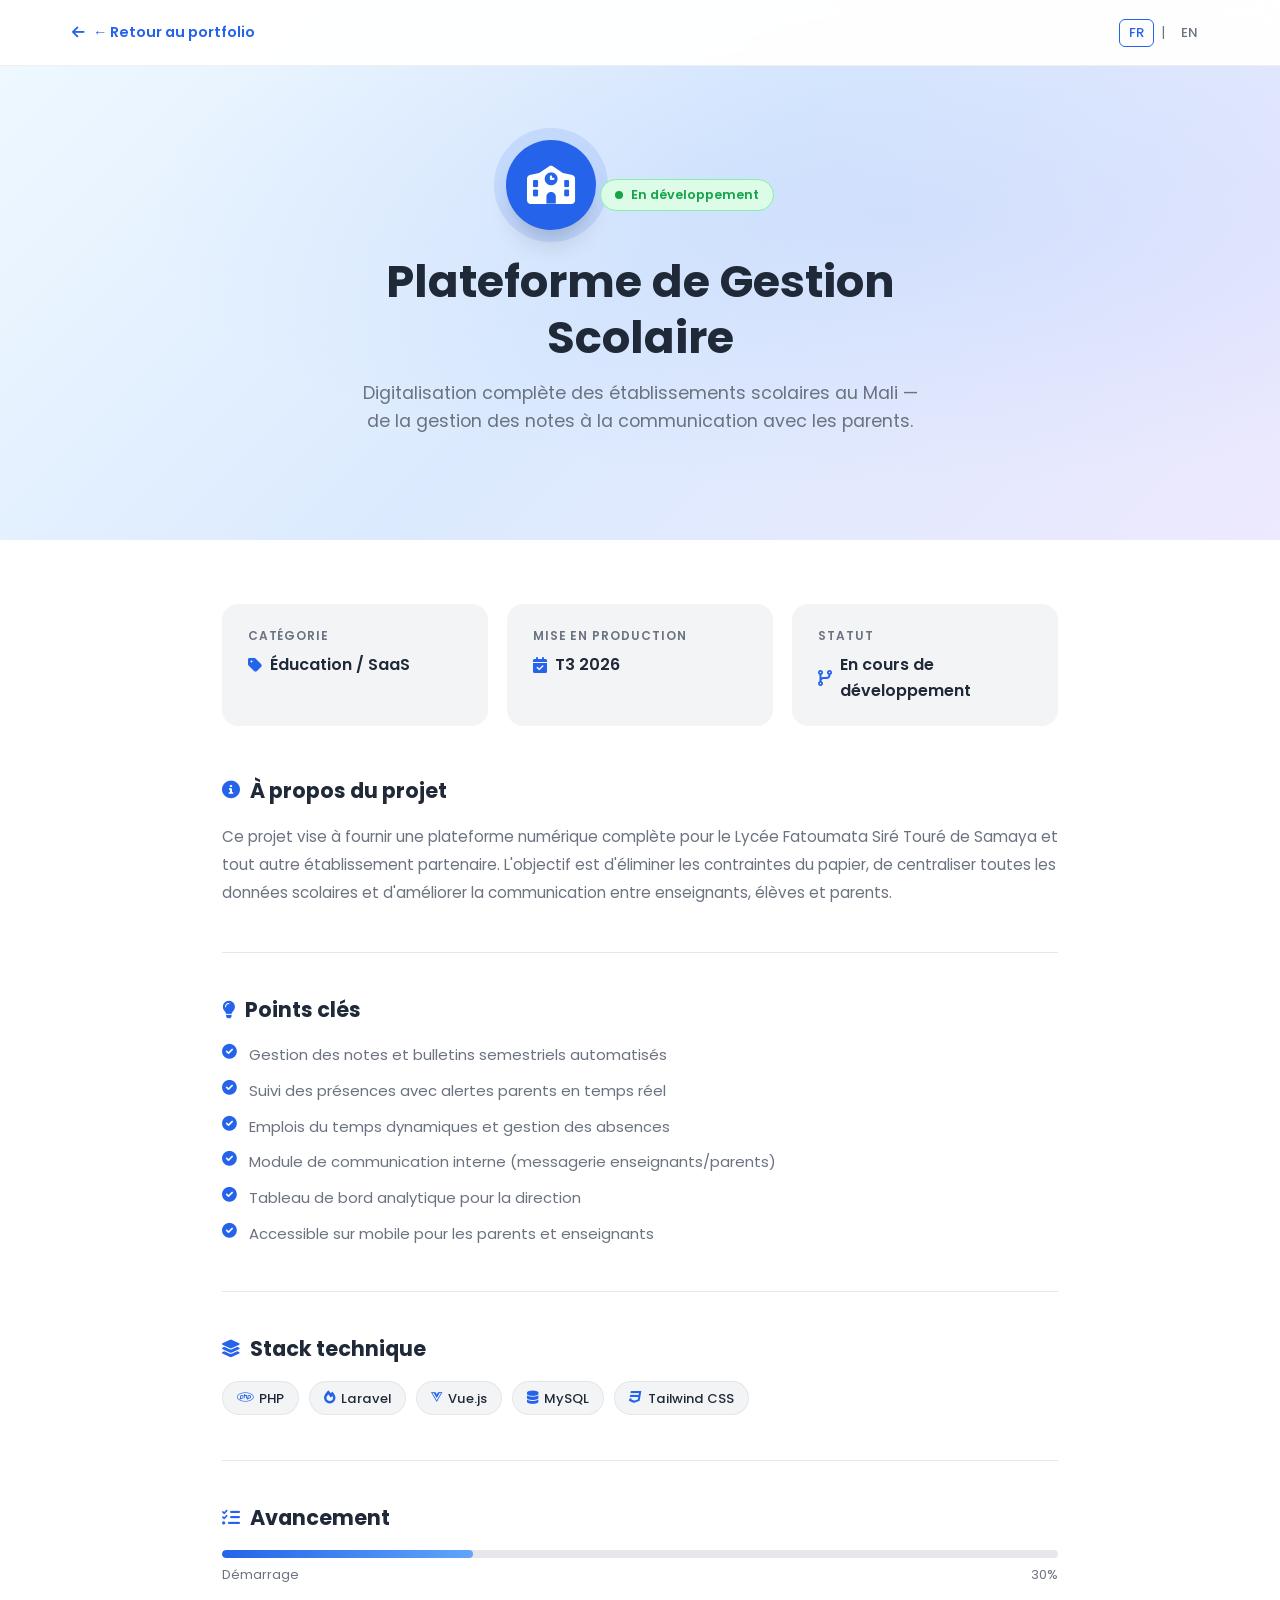
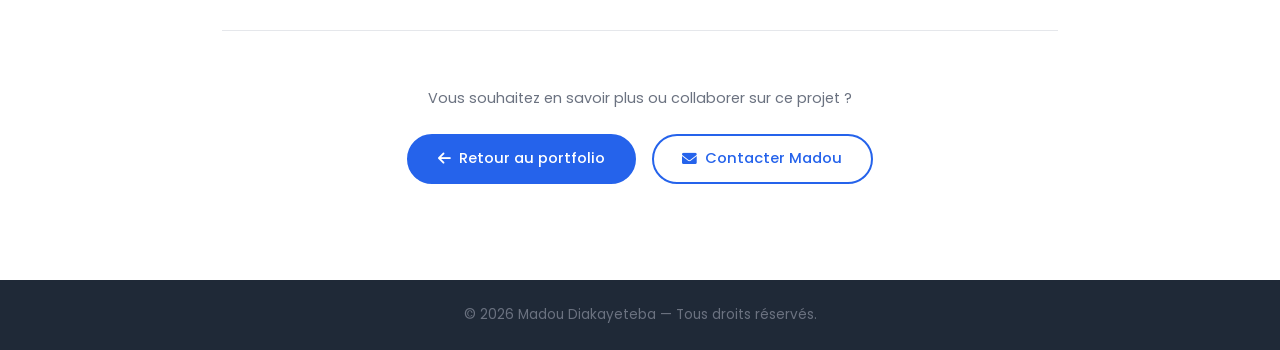
<file: coming-soon.html>
<!DOCTYPE html>
<html lang="fr">
<head>
  <meta charset="UTF-8" />
  <meta name="viewport" content="width=device-width, initial-scale=1.0" />
  <title>Projet en développement — Madou Diakayeteba</title>
  <link rel="preconnect" href="https://fonts.googleapis.com" />
  <link rel="preconnect" href="https://fonts.gstatic.com" crossorigin />
  <link href="https://fonts.googleapis.com/css2?family=Poppins:wght@300;400;500;600;700&display=swap" rel="stylesheet" />
  <link rel="stylesheet" href="https://cdnjs.cloudflare.com/ajax/libs/font-awesome/6.0.0/css/all.min.css" />
  <style>
    :root {
      --primary:   #2563eb;
      --secondary: #1e40af;
      --text:      #1f2937;
      --light:     #6b7280;
      --bg:        #ffffff;
      --section:   #f3f4f6;
      --radius:    1rem;
      --shadow:    0 4px 6px -1px rgba(0,0,0,.1), 0 2px 4px -1px rgba(0,0,0,.06);
      --shadow-lg: 0 20px 25px -5px rgba(0,0,0,.12), 0 10px 10px -5px rgba(0,0,0,.06);
    }
    *, *::before, *::after { margin:0; padding:0; box-sizing:border-box; }
    html { scroll-behavior: smooth; }
    body { font-family:'Poppins',sans-serif; color:var(--text); background:var(--bg); line-height:1.6; }
    a { text-decoration:none; }
    img { display:block; max-width:100%; }

    /* ── NAV ── */
    .navbar {
      position:fixed; top:0; left:0; right:0; height:66px;
      background:rgba(255,255,255,.96); backdrop-filter:blur(10px);
      border-bottom:1px solid rgba(0,0,0,.06); z-index:100;
      display:flex; align-items:center;
    }
    .nav-inner {
      max-width:1200px; margin:0 auto; padding:0 2rem; width:100%;
      display:flex; align-items:center; justify-content:space-between;
    }
    .back-btn {
      display:inline-flex; align-items:center; gap:.5rem;
      color:var(--primary); font-weight:600; font-size:.9rem;
      transition:gap .2s;
    }
    .back-btn:hover { gap:.8rem; }
    .lang-sw { display:flex; align-items:center; gap:.4rem; }
    .lang-sw span { color:var(--light); font-size:.85rem; }
    .lbtn {
      background:none; border:1.5px solid transparent; padding:3px 9px;
      border-radius:6px; cursor:pointer; font-size:.82rem; font-weight:500;
      color:var(--light); font-family:'Poppins',sans-serif; transition:all .2s;
    }
    .lbtn:hover { background:var(--section); color:var(--text); }
    .lbtn.active { border-color:var(--primary); color:var(--primary); }

    /* ── HERO ── */
    .hero {
      min-height:60vh;
      background:linear-gradient(135deg,#f0f9ff 0%,#dbeafe 50%,#ede9fe 100%);
      display:flex; align-items:center; justify-content:center;
      padding:100px 2rem 4rem; text-align:center; position:relative; overflow:hidden;
    }
    .hero::before {
      content:'';
      position:absolute; inset:0;
      background:radial-gradient(ellipse at 70% 40%, rgba(37,99,235,.08) 0%, transparent 60%);
    }
    .hero-body { position:relative; z-index:1; max-width:700px; }
    .project-icon-wrap {
      width:90px; height:90px; border-radius:50%;
      background:var(--primary); color:#fff;
      display:inline-flex; align-items:center; justify-content:center;
      font-size:2.4rem; margin-bottom:1.5rem;
      box-shadow:0 0 0 12px rgba(37,99,235,.12), var(--shadow-lg);
    }
    .status-badge {
      display:inline-flex; align-items:center; gap:.45rem;
      background:#dcfce7; color:#16a34a;
      padding:.3rem .9rem; border-radius:50px;
      font-size:.8rem; font-weight:600; margin-bottom:1.2rem;
      border:1px solid #86efac;
    }
    .status-badge span.dot {
      width:8px; height:8px; border-radius:50%; background:#16a34a;
      animation:pulse 1.4s ease-in-out infinite;
    }
    @keyframes pulse {
      0%,100%{ opacity:1; transform:scale(1); }
      50%    { opacity:.5; transform:scale(1.3); }
    }
    .hero h1 {
      font-size:clamp(1.7rem,4vw,2.8rem); font-weight:700;
      color:var(--text); margin-bottom:.8rem; line-height:1.25;
    }
    .hero p.tagline {
      font-size:clamp(.95rem,2vw,1.1rem); color:var(--light);
      max-width:560px; margin:0 auto;
    }

    /* ── MAIN CONTENT ── */
    .content { max-width:900px; margin:0 auto; padding:4rem 2rem 6rem; }

    /* info cards row */
    .info-grid {
      display:grid; grid-template-columns:repeat(auto-fit,minmax(220px,1fr));
      gap:1.2rem; margin-bottom:3rem;
    }
    .info-card {
      background:var(--section); border-radius:var(--radius);
      padding:1.4rem 1.6rem; display:flex; flex-direction:column; gap:.4rem;
    }
    .info-card .ic-label {
      font-size:.75rem; font-weight:600; text-transform:uppercase;
      letter-spacing:.08em; color:var(--light);
    }
    .info-card .ic-value {
      font-size:1rem; font-weight:600; color:var(--text);
      display:flex; align-items:center; gap:.5rem;
    }
    .info-card .ic-value i { color:var(--primary); font-size:1rem; }

    /* section blocks */
    .block { margin-bottom:2.8rem; }
    .block h2 {
      font-size:1.3rem; font-weight:700; color:var(--text);
      margin-bottom:1rem; display:flex; align-items:center; gap:.6rem;
    }
    .block h2 i { color:var(--primary); font-size:1.1rem; }
    .block p { color:var(--light); font-size:.95rem; line-height:1.85; }

    /* features list */
    .features { list-style:none; display:flex; flex-direction:column; gap:.65rem; }
    .features li {
      display:flex; align-items:flex-start; gap:.75rem;
      color:var(--light); font-size:.93rem; line-height:1.7;
    }
    .features li i {
      color:var(--primary); margin-top:.2rem; flex-shrink:0;
    }

    /* tech stack */
    .tech-stack { display:flex; flex-wrap:wrap; gap:.6rem; }
    .tech-badge {
      display:inline-flex; align-items:center; gap:.35rem;
      background:var(--section); color:var(--text);
      padding:.35rem .9rem; border-radius:50px;
      font-size:.82rem; font-weight:500;
      border:1px solid rgba(0,0,0,.06);
    }
    .tech-badge i { color:var(--primary); }

    /* progress */
    .progress-wrap { margin-top:.8rem; }
    .progress-bar-bg {
      height:8px; background:#e5e7eb; border-radius:50px; overflow:hidden;
    }
    .progress-bar {
      height:100%; background:linear-gradient(90deg,var(--primary),#60a5fa);
      border-radius:50px; transition:width 1.2s ease;
    }
    .progress-label {
      display:flex; justify-content:space-between;
      font-size:.8rem; color:var(--light); margin-top:.4rem;
    }

    /* divider */
    .divider { border:none; border-top:1px solid #e5e7eb; margin:2.5rem 0; }

    /* CTA */
    .cta-section { text-align:center; padding-top:1rem; }
    .cta-section p { color:var(--light); font-size:.9rem; margin-bottom:1.5rem; }
    .btn {
      display:inline-flex; align-items:center; gap:.5rem;
      padding:.7rem 1.8rem; border-radius:50px;
      font-family:'Poppins',sans-serif; font-size:.92rem; font-weight:500;
      cursor:pointer; border:2px solid transparent; transition:all .25s;
    }
    .btn-primary { background:var(--primary); color:#fff; border-color:var(--primary); }
    .btn-primary:hover {
      background:var(--secondary); border-color:var(--secondary);
      transform:translateY(-2px); box-shadow:0 8px 20px rgba(37,99,235,.35);
    }
    .btn-outline { background:transparent; color:var(--primary); border-color:var(--primary); }
    .btn-outline:hover {
      background:var(--primary); color:#fff;
      transform:translateY(-2px);
    }
    .cta-btns { display:flex; gap:1rem; justify-content:center; flex-wrap:wrap; }

    /* footer */
    .footer {
      background:var(--text); color:var(--light);
      text-align:center; padding:1.5rem 2rem; font-size:.85rem;
    }

    /* responsive */
    @media(max-width:600px){
      .content{ padding:3rem 1.2rem 4rem; }
      .info-grid{ grid-template-columns:1fr 1fr; }
    }
  </style>
</head>
<body>

  <!-- NAV -->
  <nav class="navbar">
    <div class="nav-inner">
      <a href="index.html" class="back-btn" id="backBtn">
        <i class="fas fa-arrow-left"></i>
        <span id="backLabel"></span>
      </a>
      <div class="lang-sw">
        <button class="lbtn" data-lang="fr" onclick="setLang('fr')">FR</button>
        <span>|</span>
        <button class="lbtn" data-lang="en" onclick="setLang('en')">EN</button>
      </div>
    </div>
  </nav>

  <!-- HERO -->
  <section class="hero">
    <div class="hero-body">
      <div class="project-icon-wrap" id="heroIcon">
        <i id="heroIconEl" class="fas fa-code"></i>
      </div>
      <div class="status-badge">
        <span class="dot"></span>
        <span id="statusText"></span>
      </div>
      <h1 id="heroTitle">—</h1>
      <p class="tagline" id="heroTagline"></p>
    </div>
  </section>

  <!-- CONTENT -->
  <main class="content">

    <!-- Info cards -->
    <div class="info-grid" id="infoGrid">
      <div class="info-card">
        <span class="ic-label" id="lbl_category"></span>
        <span class="ic-value"><i class="fas fa-tag"></i><span id="val_category"></span></span>
      </div>
      <div class="info-card">
        <span class="ic-label" id="lbl_deploy"></span>
        <span class="ic-value"><i class="fas fa-calendar-check"></i><span id="val_deploy"></span></span>
      </div>
      <div class="info-card">
        <span class="ic-label" id="lbl_status"></span>
        <span class="ic-value"><i class="fas fa-code-branch"></i><span id="val_status"></span></span>
      </div>
    </div>

    <!-- Description -->
    <div class="block">
      <h2><i class="fas fa-info-circle"></i><span id="sec_about"></span></h2>
      <p id="desc"></p>
    </div>

    <hr class="divider" />

    <!-- Importance -->
    <div class="block">
      <h2><i class="fas fa-lightbulb"></i><span id="sec_importance"></span></h2>
      <ul class="features" id="featuresList"></ul>
    </div>

    <hr class="divider" />

    <!-- Tech stack -->
    <div class="block">
      <h2><i class="fas fa-layer-group"></i><span id="sec_tech"></span></h2>
      <div class="tech-stack" id="techStack"></div>
    </div>

    <hr class="divider" />

    <!-- Progress -->
    <div class="block">
      <h2><i class="fas fa-tasks"></i><span id="sec_progress"></span></h2>
      <div class="progress-wrap">
        <div class="progress-bar-bg">
          <div class="progress-bar" id="progressBar" style="width:0%"></div>
        </div>
        <div class="progress-label">
          <span id="progressStart"></span>
          <span id="progressPct"></span>
        </div>
      </div>
    </div>

    <hr class="divider" />

    <!-- CTA -->
    <div class="cta-section">
      <p id="ctaText"></p>
      <div class="cta-btns">
        <a href="index.html" class="btn btn-primary">
          <i class="fas fa-arrow-left"></i>
          <span id="ctaBack"></span>
        </a>
        <a href="mailto:madoudiakayeteba@gmail.com" class="btn btn-outline">
          <i class="fas fa-envelope"></i>
          <span id="ctaContact"></span>
        </a>
      </div>
    </div>

  </main>

  <footer class="footer">
    <span id="footerText"></span>
  </footer>

  <script>
  /* ═══════════════════════════════════════════════════════
     Project data (14 projects)
  ═══════════════════════════════════════════════════════ */
  const projects = {
    1: {
      icon: 'fas fa-school',
      category: { fr:'Éducation / SaaS', en:'Education / SaaS' },
      deploy:   { fr:'T3 2026', en:'Q3 2026' },
      progress: 30,
      title:    { fr:'Plateforme de Gestion Scolaire', en:'School Management Platform' },
      tagline:  {
        fr: 'Digitalisation complète des établissements scolaires au Mali — de la gestion des notes à la communication avec les parents.',
        en: 'Complete digitalization of schools in Mali — from grade management to parent communication.'
      },
      desc: {
        fr: "Ce projet vise à fournir une plateforme numérique complète pour le Lycée Fatoumata Siré Touré de Samaya et tout autre établissement partenaire. L'objectif est d'éliminer les contraintes du papier, de centraliser toutes les données scolaires et d'améliorer la communication entre enseignants, élèves et parents.",
        en: "This project aims to provide a complete digital platform for Lycée Fatoumata Siré Touré de Samaya and any partner institution. The goal is to eliminate paper constraints, centralize all school data, and improve communication between teachers, students, and parents."
      },
      features: {
        fr:[
          "Gestion des notes et bulletins semestriels automatisés",
          "Suivi des présences avec alertes parents en temps réel",
          "Emplois du temps dynamiques et gestion des absences",
          "Module de communication interne (messagerie enseignants/parents)",
          "Tableau de bord analytique pour la direction",
          "Accessible sur mobile pour les parents et enseignants"
        ],
        en:[
          "Grade management and automated semester report cards",
          "Attendance tracking with real-time parent alerts",
          "Dynamic timetables and absence management",
          "Internal communication module (teacher/parent messaging)",
          "Analytics dashboard for school administration",
          "Mobile-accessible for parents and teachers"
        ]
      },
      stack: ['PHP','Laravel','Vue.js','MySQL','Tailwind CSS']
    },
    2: {
      icon: 'fas fa-shopping-cart',
      category: { fr:'E-commerce / SaaS', en:'E-commerce / SaaS' },
      deploy:   { fr:'T2 2026', en:'Q2 2026' },
      progress: 45,
      title:    { fr:'ALLSHOP — E-commerce SaaS', en:'ALLSHOP — E-commerce SaaS' },
      tagline:  {
        fr: "Plateforme SaaS multi-vendeurs pour permettre aux petites et moyennes entreprises d'avoir leur boutique en ligne.",
        en: "Multi-vendor SaaS platform enabling families and small businesses to launch their own online store."
      },
      desc: {
        fr: "ALLSHOP est une solution SaaS de commerce électronique pensée pour les  micro-entrepreneurs. Chaque vendeur dispose de sa propre boutique personnalisée, d'un tableau de bord de gestion des commandes, de stocks et de paiements. Le projet est né d'un besoin familial concret et s'adresse à toute personne souhaitant vendre en ligne sans compétence technique.",
        en: "ALLSHOP is a SaaS e-commerce solution designed for families and micro-entrepreneurs. Each seller gets their own customizable store with order, inventory, and payment management dashboards. Born from a concrete family need, it targets anyone wishing to sell online without technical knowledge."
      },
      features: {
        fr:[
          "Création de boutique en quelques minutes sans code",
          "Gestion des produits, stocks et commandes",
          "Intégration de paiements sécurisés (Orange Money, Wave, carte bancaire)",
          "Tableau de bord vendeur avec statistiques de ventes",
          "Système de livraison et suivi des colis",
          "Application mobile pour gérer sa boutique en déplacement"
        ],
        en:[
          "Store creation in minutes, no coding required",
          "Product, inventory, and order management",
          "Secure payment integration (Orange Money, Wave, bank card)",
          "Seller dashboard with sales analytics",
          "Delivery and parcel tracking system",
          "Mobile app to manage your store on the go"
        ]
      },
      stack: ['Vue.js','Node.js','Express','MySQL','Stripe API','Docker']
    },
    3: {
      icon: 'fas fa-building',
      category: { fr:'Immobilier / Mali', en:'Real Estate / Mali' },
      deploy:   { fr:'T4 2026', en:'Q4 2026' },
      progress: 20,
      title:    { fr:'ImmoBko — Gestion Immobilière', en:'ImmoBko — Real Estate Mali' },
      tagline:  {
        fr: "La première plateforme dédiée à la gestion et à la recherche immobilière au Mali.",
        en: "The first platform dedicated to real estate management and search in Mali."
      },
      desc: {
        fr: "ImmoBko est une plateforme immobilière conçue spécifiquement pour le contexte malien. Elle permet aux propriétaires de publier leurs biens, aux locataires de rechercher des logements et aux agences de gérer leur portefeuille. Une carte interactive de Bamako et des filtres avancés facilitent la recherche.",
        en: "ImmoBko is a real estate platform designed specifically for the Malian context. It allows owners to list properties, tenants to search for housing, and agencies to manage their portfolio. An interactive map of Bamako and advanced filters facilitate the search."
      },
      features: {
        fr:[
          "Annonces immobilières avec photos et visite virtuelle",
          "Carte interactive de Bamako par quartier",
          "Gestion locative : loyers, contrats, états des lieux",
          "Portail propriétaire et portail locataire séparés",
          "Système de messagerie sécurisée propriétaire/locataire",
          "Statistiques du marché immobilier local"
        ],
        en:[
          "Property listings with photos and virtual tour",
          "Interactive map of Bamako by neighborhood",
          "Rental management: rent, contracts, property inspections",
          "Separate owner and tenant portals",
          "Secure owner/tenant messaging system",
          "Local real estate market statistics"
        ]
      },
      stack: ['React','Django','Python','MySQL','Leaflet.js','REST API']
    },
    4: {
      icon: 'fas fa-laptop',
      category: { fr:'Site Vitrine', en:'Showcase Website' },
      deploy:   { fr:'T1 2026', en:'Q1 2026' },
      progress: 70,
      title:    { fr:'DS Service — Site Vitrine', en:'DS Service — Website' },
      tagline:  {
        fr: "Présence web professionnelle pour les services informatiques DS Service.",
        en: "Professional web presence for DS Service IT services."
      },
      desc: {
        fr: "DS Service est une entreprise de services informatiques proposant maintenance, installation réseau et formation. Ce site vitrine moderne met en valeur l'expertise de l'équipe, les services proposés, les réalisations passées et facilite la prise de contact avec les clients potentiels.",
        en: "DS Service is an IT services company offering maintenance, network installation, and training. This modern showcase website highlights the team's expertise, services offered, past achievements, and facilitates contact with potential clients."
      },
      features: {
        fr:[
          "Présentation des services : maintenance, réseau, formation",
          "Galerie des réalisations avec témoignages clients",
          "Formulaire de devis en ligne",
          "Section actualités et conseils informatiques",
          "Design moderne et responsive",
          "Optimisation SEO pour la visibilité locale"
        ],
        en:[
          "Service presentation: maintenance, network, training",
          "Portfolio gallery with client testimonials",
          "Online quote request form",
          "News section with IT tips",
          "Modern and responsive design",
          "SEO optimization for local visibility"
        ]
      },
      stack: ['HTML5','CSS3','JavaScript','Animate.css']
    },
    5: {
      icon: 'fas fa-plane',
      category: { fr:'Tourisme / Voyage', en:'Tourism / Travel' },
      deploy:   { fr:'T2 2026', en:'Q2 2026' },
      progress: 40,
      title:    { fr:'Sakina Voyage — Agence de Voyage', en:'Sakina Voyage — Travel Agency' },
      tagline:  {
        fr: "Votre fenêtre sur le monde — réservez vos voyages avec Sakina Voyage.",
        en: "Your window to the world — book your trips with Sakina Voyage."
      },
      desc: {
        fr: "Sakina Voyage est l'agence de voyage de ma grande sœur. Ce site web dynamique permet de présenter les destinations proposées, d'obtenir des devis personnalisés et de gérer les réservations en ligne. L'objectif est de moderniser l'image de l'agence et d'élargir sa clientèle au-delà du bouche-à-oreille.",
        en: "Sakina Voyage is my sister's travel agency. This dynamic website presents available destinations, enables personalized quotes, and manages online bookings. The goal is to modernize the agency's image and expand its clientele beyond word of mouth."
      },
      features: {
        fr:[
          "Catalogue de destinations avec galerie photos et détails",
          "Moteur de recherche et filtre de voyages",
          "Formulaire de devis personnalisé en ligne",
          "Gestion des réservations et confirmation par email",
          "Témoignages et avis des voyageurs",
          "Blog conseils de voyage et inspirations"
        ],
        en:[
          "Destination catalog with photo gallery and details",
          "Travel search and filter engine",
          "Online personalized quote form",
          "Booking management with email confirmation",
          "Traveler testimonials and reviews",
          "Travel tips blog and inspirations"
        ]
      },
      stack: ['React','CSS3','JavaScript','EmailJS','PHP']
    },
    6: {
      icon: 'fas fa-pills',
      category: { fr:'Santé / Pharma', en:'Health / Pharma' },
      deploy:   { fr:'T3 2026', en:'Q3 2026' },
      progress: 25,
      title:    { fr:'PharmaShop — Gestion Pharmacie', en:'PharmaShop — Pharmacy App' },
      tagline:  {
        fr: "Solution complète de gestion pour pharmacies : stocks, ventes, ordonnances et reporting.",
        en: "Complete management solution for pharmacies: inventory, sales, prescriptions, and reporting."
      },
      desc: {
        fr: "PharmaShop est une application de gestion complète destinée aux pharmacies. Elle centralise la gestion des stocks de médicaments, le suivi des ventes, la gestion des ordonnances et génère des rapports détaillés pour le pharmacien. Une interface intuitive et des alertes automatiques de rupture de stock garantissent une gestion sereine.",
        en: "PharmaShop is a complete management application for pharmacies. It centralizes drug inventory management, sales tracking, prescription management, and generates detailed reports for the pharmacist. An intuitive interface and automatic stock alert notifications ensure smooth management."
      },
      features: {
        fr:[
          "Gestion des stocks avec alertes de péremption et rupture",
          "Point de vente (POS) rapide avec scan de codes-barres",
          "Gestion des ordonnances et historique patients",
          "Tableau de bord analytique des ventes par période",
          "Gestion des fournisseurs et commandes automatiques",
          "Export des rapports en PDF et Excel"
        ],
        en:[
          "Inventory management with expiry and stock-out alerts",
          "Fast point-of-sale (POS) with barcode scanning",
          "Prescription management and patient history",
          "Sales analytics dashboard by time period",
          "Supplier management and automatic ordering",
          "Report export in PDF and Excel"
        ]
      },
      stack: ['PHP','Laravel','Vue.js','MySQL','Chart.js','REST API']
    },
    7: {
      icon: 'fas fa-hard-hat',
      category: { fr:'BTP / Site Vitrine', en:'Construction / Website' },
      deploy:   { fr:'T1 2026', en:'Q1 2026' },
      progress: 60,
      title:    { fr:'BTP Tamba KOUYATE — Vitrine', en:'BTP Tamba KOUYATE — Website' },
      tagline:  {
        fr: "Mise en valeur du savoir-faire BTP de Tamba KOUYATE sur le web.",
        en: "Showcasing Tamba KOUYATE's BTP expertise on the web."
      },
      desc: {
        fr: "Site vitrine professionnel conçu pour Tamba KOUYATE, technicien BTP expérimenté. Ce site présente ses compétences, ses réalisations passées (construction, rénovation, aménagement), ses services et permet aux clients potentiels de le contacter facilement. Il vise à établir une présence digitale solide pour développer son activité.",
        en: "Professional showcase website designed for Tamba KOUYATE, an experienced BTP technician. The site presents his skills, past achievements (construction, renovation, fitting), services, and enables potential clients to contact him easily. It aims to establish a solid digital presence to grow his business."
      },
      features: {
        fr:[
          "Présentation des services : construction, rénovation, plomberie",
          "Galerie de réalisations avec photos avant/après",
          "Section devis gratuit en ligne",
          "Carte de localisation et zones d'intervention",
          "Témoignages clients et certifications",
          "Design professionnel adapté au secteur BTP"
        ],
        en:[
          "Service presentation: construction, renovation, plumbing",
          "Portfolio gallery with before/after photos",
          "Free online quote section",
          "Location map and service areas",
          "Client testimonials and certifications",
          "Professional design adapted to the construction sector"
        ]
      },
      stack: ['HTML5','CSS3','JavaScript','PHP','Google Maps API']
    },
    8: {
      icon: 'fas fa-tools',
      category: { fr:'BTP / Site Vitrine', en:'Construction / Website' },
      deploy:   { fr:'T2 2026', en:'Q2 2026' },
      progress: 35,
      title:    { fr:'BTP Abdoulaye KEITA — Vitrine', en:'BTP Abdoulaye KEITA — Website' },
      tagline:  {
        fr: "Présence digitale pour l'entreprise BTP privée d'Abdoulaye KEITA.",
        en: "Digital presence for Abdoulaye KEITA's private BTP company."
      },
      desc: {
        fr: "Site vitrine pour Abdoulaye KEITA, technicien BTP privé. Le site met en avant ses expertises dans le bâtiment et les travaux publics, ses références, ses partenaires et offre une prise de contact simplifiée. Un design sobre et professionnel renforce la crédibilité de son entreprise auprès de sa clientèle.",
        en: "Showcase website for Abdoulaye KEITA, a private BTP technician. The site highlights his expertise in building and civil engineering, references, partners, and offers simplified contact. A clean, professional design reinforces his company's credibility with clients."
      },
      features: {
        fr:[
          "Présentation complète de l'entreprise et des compétences",
          "Portefeuille de projets réalisés avec descriptions",
          "Formulaire de contact et demande de devis",
          "Section partenaires et certifications professionnelles",
          "Blog actualités du secteur BTP",
          "Optimisation mobile et SEO local"
        ],
        en:[
          "Complete company and skills presentation",
          "Portfolio of completed projects with descriptions",
          "Contact form and quote request",
          "Partners and professional certifications section",
          "Construction industry news blog",
          "Mobile optimization and local SEO"
        ]
      },
      stack: ['HTML5','CSS3','JavaScript','PHP','EmailJS']
    },
    9: {
      icon: 'fas fa-eye',
      category: { fr:'IA / Sécurité', en:'AI / Security' },
      deploy:   { fr:'T4 2026', en:'Q4 2026' },
      progress: 15,
      title:    { fr:'Détection de Vols par IA', en:'AI Theft Detection System' },
      tagline:  {
        fr: "Intelligence artificielle au service de la sécurité des supermarchés — détection en temps réel.",
        en: "Artificial intelligence for supermarket security — real-time detection."
      },
      desc: {
        fr: "Ce système intelligent utilise la vision par ordinateur et des algorithmes de deep learning pour détecter les comportements suspects et les vols en temps réel dans les supermarchés. Les caméras existantes sont exploitées pour identifier des patterns anormaux et alerter le personnel de sécurité immédiatement, réduisant ainsi les pertes.",
        en: "This intelligent system uses computer vision and deep learning algorithms to detect suspicious behaviors and theft in real-time in supermarkets. Existing cameras are used to identify abnormal patterns and immediately alert security personnel, reducing losses."
      },
      features: {
        fr:[
          "Détection en temps réel via caméras existantes",
          "Algorithmes de tracking des personnes et objets",
          "Reconnaissance de comportements suspects (dissimulation, détournement)",
          "Alertes instantanées sur interface web et mobile",
          "Historique des incidents avec clips vidéo",
          "Compatible avec les systèmes de caméras standards RTSP"
        ],
        en:[
          "Real-time detection using existing cameras",
          "Person and object tracking algorithms",
          "Suspicious behavior recognition (concealment, diversion)",
          "Instant alerts on web and mobile interface",
          "Incident history with video clips",
          "Compatible with standard RTSP camera systems"
        ]
      },
      stack: ['Python','TensorFlow','OpenCV','Django','WebSocket','PostgreSQL']
    },
    10: {
      icon: 'fas fa-leaf',
      category: { fr:'IA / Agriculture', en:'AI / Agriculture' },
      deploy:   { fr:'T3 2026', en:'Q3 2026' },
      progress: 20,
      title:    { fr:'Détection de Maladies des Plantes', en:'Plant Disease Detection' },
      tagline:  {
        fr: "L'IA au service des agriculteurs : photographiez une feuille, obtenez un diagnostic instantané.",
        en: "AI for farmers: photograph a leaf, get an instant diagnosis."
      },
      desc: {
        fr: "Cette application mobile et web permet aux agriculteurs de diagnostiquer les maladies de leurs plantes simplement en photographiant une feuille. Un modèle de deep learning entraîné sur des milliers d'images de plantes identifie la maladie et recommande un traitement adapté. Une solution accessible même sans connexion internet stable.",
        en: "This mobile and web app allows farmers to diagnose plant diseases simply by photographing a leaf. A deep learning model trained on thousands of plant images identifies the disease and recommends appropriate treatment. A solution accessible even without stable internet connection."
      },
      features: {
        fr:[
          "Identification de maladies par photo de feuille en temps réel",
          "Base de données de plus de 50 maladies de plantes courantes",
          "Recommandations de traitement naturel et chimique",
          "Mode hors-ligne pour les zones rurales sans connexion",
          "Historique des diagnostics par parcelle",
          "Interface simple adaptée aux agriculteurs non-techniciens"
        ],
        en:[
          "Real-time leaf photo disease identification",
          "Database of 50+ common plant diseases",
          "Natural and chemical treatment recommendations",
          "Offline mode for rural areas without connectivity",
          "Diagnosis history by field/plot",
          "Simple interface adapted for non-technical farmers"
        ]
      },
      stack: ['Python','TensorFlow','Keras','Django','React Native','SQLite']
    },
    11: {
      icon: 'fas fa-book-open',
      category: { fr:'Éducation / Numérique', en:'Education / Digital' },
      deploy:   { fr:'T2 2026', en:'Q2 2026' },
      progress: 50,
      title:    { fr:'Cahier de Texte Numérique', en:'Digital Textbook — Teacher Sign-in' },
      tagline:  {
        fr: "Fini les registres papier — émargement numérique, suivi automatisé, transparence totale.",
        en: "No more paper registers — digital sign-in, automated tracking, full transparency."
      },
      desc: {
        fr: "Cette application remplace les registres papier dans les établissements scolaires par un système d'émargement numérique. Les enseignants signent leur présence depuis leur smartphone, les cours dispensés sont enregistrés automatiquement, et la direction dispose d'un tableau de bord en temps réel pour suivre la progression pédagogique de chaque classe.",
        en: "This application replaces paper registers in schools with a digital sign-in system. Teachers sign their attendance from their smartphone, courses taught are automatically recorded, and administrators have a real-time dashboard to monitor each class's educational progress."
      },
      features: {
        fr:[
          "Émargement numérique des enseignants via smartphone",
          "Enregistrement automatique des cours et contenus dispensés",
          "Tableau de bord directeur avec suivi en temps réel",
          "Génération automatique des cahiers de texte par classe",
          "Alertes sur les heures non effectuées",
          "Export des rapports pour inspection académique"
        ],
        en:[
          "Digital teacher sign-in via smartphone",
          "Automatic recording of courses and content taught",
          "Administrator dashboard with real-time monitoring",
          "Automatic textbook generation per class",
          "Alerts for unfulfilled teaching hours",
          "Report export for academic inspection"
        ]
      },
      stack: ['Vue.js','PHP','MySQL','PWA','Chart.js']
    },
    12: {
      icon: 'fas fa-comments',
      category: { fr:'Éducation / Gestion', en:'Education / Management' },
      deploy:   { fr:'T2 2026', en:'Q2 2026' },
      progress: 40,
      title:    { fr:'Gestion des Réclamations Étudiants', en:'Student Complaint Management' },
      tagline:  {
        fr: "Plateforme centralisée et transparente pour le traitement des réclamations universitaires.",
        en: "Centralized and transparent platform for handling university complaints."
      },
      desc: {
        fr: "Cette plateforme permet aux étudiants de soumettre leurs réclamations (notes contestées, problèmes administratifs, réclamations pédagogiques) de manière formelle et traçable. Chaque réclamation est automatiquement routée vers le service compétent, l'étudiant suit son avancement en temps réel et reçoit des notifications à chaque étape du traitement.",
        en: "This platform allows students to submit their complaints (contested grades, administrative issues, academic complaints) formally and traceably. Each complaint is automatically routed to the relevant department, the student tracks its progress in real-time and receives notifications at each processing step."
      },
      features: {
        fr:[
          "Soumission de réclamations catégorisées avec pièces jointes",
          "Routage automatique vers le service compétent",
          "Suivi en temps réel de l'avancement de la réclamation",
          "Notifications email et SMS à chaque étape",
          "Tableau de bord administrateur avec métriques de résolution",
          "Historique complet et archivage des réclamations traitées"
        ],
        en:[
          "Categorized complaint submission with attachments",
          "Automatic routing to the relevant department",
          "Real-time tracking of complaint progress",
          "Email and SMS notifications at each step",
          "Administrator dashboard with resolution metrics",
          "Complete history and archive of processed complaints"
        ]
      },
      stack: ['React','Django','Python','MySQL','Celery','Redis']
    }
  };

  /* ═══════════════════════════════════════════════════════
     UI Translations
  ═══════════════════════════════════════════════════════ */
  const ui = {
    fr: {
      back:         '← Retour au portfolio',
      status:       'En développement',
      lbl_category: 'Catégorie',
      lbl_deploy:   'Mise en production',
      lbl_status:   'Statut',
      val_status:   'En cours de développement',
      sec_about:    'À propos du projet',
      sec_importance:'Points clés',
      sec_tech:     'Stack technique',
      sec_progress: 'Avancement',
      prog_start:   'Démarrage',
      cta_text:     'Vous souhaitez en savoir plus ou collaborer sur ce projet ?',
      cta_back:     'Retour au portfolio',
      cta_contact:  'Contacter Madou',
      footer:       '© 2026 Madou Diakayeteba — Tous droits réservés.'
    },
    en: {
      back:         '← Back to portfolio',
      status:       'In Development',
      lbl_category: 'Category',
      lbl_deploy:   'Production Release',
      lbl_status:   'Status',
      val_status:   'Under active development',
      sec_about:    'About the project',
      sec_importance:'Key highlights',
      sec_tech:     'Tech stack',
      sec_progress: 'Progress',
      prog_start:   'Started',
      cta_text:     'Want to know more or collaborate on this project?',
      cta_back:     'Back to portfolio',
      cta_contact:  'Contact Madou',
      footer:       '© 2026 Madou Diakayeteba — All rights reserved.'
    }
  };

  const techIcons = {
    'php':'fab fa-php','laravel':'fas fa-fire','vue.js':'fab fa-vuejs',
    'mysql':'fas fa-database','node.js':'fab fa-node-js','express':'fas fa-server',
    'stripe api':'fas fa-credit-card','docker':'fab fa-docker',
    'react':'fab fa-react','django':'fas fa-server','python':'fab fa-python',
    'leaflet.js':'fas fa-map-marked-alt','rest api':'fas fa-plug',
    'html5':'fab fa-html5','css3':'fab fa-css3-alt','javascript':'fab fa-js',
    'animate.css':'fas fa-magic','emailjs':'fas fa-envelope',
    'google maps api':'fas fa-map','chart.js':'fas fa-chart-bar',
    'tailwind css':'fab fa-css3','postgresql':'fas fa-database',
    'websocket':'fas fa-wifi','tensorflow':'fas fa-brain',
    'opencv':'fas fa-eye','keras':'fas fa-robot','react native':'fab fa-react',
    'sqlite':'fas fa-database','pwa':'fas fa-mobile-alt',
    'celery':'fas fa-cogs','redis':'fas fa-bolt'
  };

  function getIcon(tech){
    return techIcons[tech.toLowerCase()] || 'fas fa-code';
  }

  /* ═══════════════════════════════════════════════════════
     Core logic
  ═══════════════════════════════════════════════════════ */
  let lang = localStorage.getItem('portfolioLang') || 'fr';
  const params = new URLSearchParams(window.location.search);
  const id = parseInt(params.get('id')) || 1;
  const proj = projects[id] || projects[1];

  function render() {
    const t = ui[lang];
    const p = proj;

    // lang buttons
    document.querySelectorAll('.lbtn').forEach(b =>
      b.classList.toggle('active', b.dataset.lang === lang)
    );

    // nav
    document.getElementById('backLabel').textContent = t.back;
    document.title = p.title[lang] + ' — Madou Diakayeteba';

    // hero
    document.getElementById('heroIconEl').className = p.icon;
    document.getElementById('statusText').textContent = t.status;
    document.getElementById('heroTitle').textContent = p.title[lang];
    document.getElementById('heroTagline').textContent = p.tagline[lang];

    // info cards
    document.getElementById('lbl_category').textContent = t.lbl_category;
    document.getElementById('val_category').textContent = p.category[lang];
    document.getElementById('lbl_deploy').textContent = t.lbl_deploy;
    document.getElementById('val_deploy').textContent = p.deploy[lang];
    document.getElementById('lbl_status').textContent = t.lbl_status;
    document.getElementById('val_status').textContent = t.val_status;

    // sections
    document.getElementById('sec_about').textContent = ' ' + t.sec_about;
    document.getElementById('desc').textContent = p.desc[lang];
    document.getElementById('sec_importance').textContent = ' ' + t.sec_importance;

    const fl = document.getElementById('featuresList');
    fl.innerHTML = '';
    p.features[lang].forEach(f => {
      const li = document.createElement('li');
      li.innerHTML = `<i class="fas fa-check-circle"></i><span>${f}</span>`;
      fl.appendChild(li);
    });

    document.getElementById('sec_tech').textContent = ' ' + t.sec_tech;
    const ts = document.getElementById('techStack');
    ts.innerHTML = '';
    p.stack.forEach(tech => {
      const badge = document.createElement('span');
      badge.className = 'tech-badge';
      badge.innerHTML = `<i class="${getIcon(tech)}"></i>${tech}`;
      ts.appendChild(badge);
    });

    document.getElementById('sec_progress').textContent = ' ' + t.sec_progress;
    document.getElementById('progressStart').textContent = t.prog_start;
    document.getElementById('progressPct').textContent = p.progress + '%';
    setTimeout(() => {
      document.getElementById('progressBar').style.width = p.progress + '%';
    }, 300);

    // cta
    document.getElementById('ctaText').textContent = t.cta_text;
    document.getElementById('ctaBack').textContent = t.cta_back;
    document.getElementById('ctaContact').textContent = t.cta_contact;

    // footer
    document.getElementById('footerText').textContent = t.footer;
  }

  function setLang(l) {
    lang = l;
    localStorage.setItem('portfolioLang', l);
    render();
  }

  render();
  </script>
</body>
</html>
</file>
